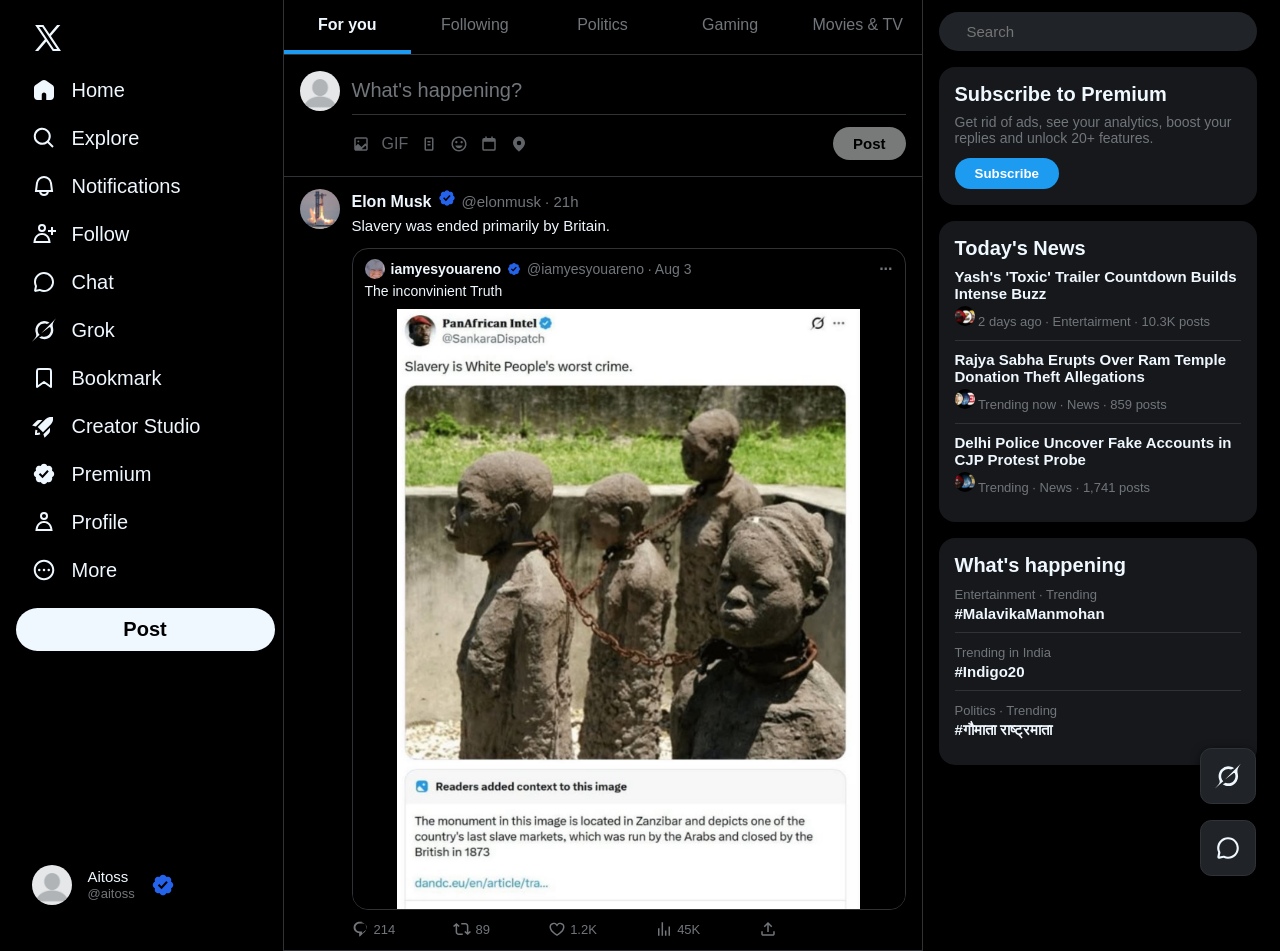
<file: index.html>
<!doctype html>
<html lang="en">
  <head>
    <meta charset="UTF-8" />
    <meta name="viewport" content="width=device-width, initial-scale=1.0" />
    <title>Home /X</title>
    <link rel="stylesheet" href="Stoyle .css" />
  </head>
  <body>
    <div class="dada">
      <nav class="parent chacha">
        <div class="buttons">
          <span class="icon BirdX">
            <svg
              xmlns="http://www.w3.org/2000/svg"
              viewBox="0 0 24 24"
              fill="currentColor"
            >
              <path
                d="M21.742 21.75l-7.563-11.179 7.056-8.321h-2.456l-5.691 6.714-4.54-6.714H2.359l7.29 10.776L2.25 21.75h2.456l6.035-7.118 4.818 7.118h6.191-.008zM7.739 3.818L18.81 20.182h-2.447L5.29 3.818h2.447z"
              />
            </svg>
          </span>
        </div>
        <div class="buttons">
          <span class="icon">
            <svg
              xmlns="http://www.w3.org/2000/svg"
              viewBox="0 0 24 24"
              width="24"
              height="24"
              fill="currentColor"
            >
              <path
                d="M10.059 2.593c1.175-.784 2.707-.784 3.882 0l6.5 4.333C21.415 7.575 22 8.668 22 9.838V18.5c0 1.933-1.567 3.5-3.5 3.5h-4.25v-5.25c0-1.243-1.007-2.25-2.25-2.25s-2.25 1.007-2.25 2.25V22H5.5C3.567 22 2 20.433 2 18.5V9.838c0-1.17.585-2.263 1.559-2.912l6.5-4.333z"
              />
            </svg>
          </span>
          <span class="label">Home</span>
        </div>
        <div class="buttons">
          <span class="icon"
            ><svg
              xmlns="http://www.w3.org/2000/svg"
              aria-hidden="true"
              class="r-4qtqp9 r-yyyyoo r-dnmrzs r-bnwqim r-lrvibr r-m6rgpd r-1tjplnt r-1bwzh9t r-10ptun7 r-2dysd3 r-1janqcz"
              viewBox="0 0 24 24"
              fill="currentColor"
            >
              <path
                d="M10.25 3.75a6.5 6.5 0 1 0 0 13 6.5 6.5 0 0 0 0-13m-8.5 6.5a8.5 8.5 0 1 1 15.176 5.262l4.781 4.781-1.414 1.414-4.781-4.781A8.5 8.5 0 0 1 1.75 10.25"
              />
            </svg>
          </span>
          <span class="label">Explore</span>
        </div>
        <div class="buttons">
          <span class="icon">
            <svg
              xmlns="http://www.w3.org/2000/svg"
              aria-hidden="true"
              class="r-4qtqp9 r-yyyyoo r-dnmrzs r-bnwqim r-lrvibr r-m6rgpd r-1nao33i r-lwhw9o r-cnnz9e"
              viewBox="0 0 24 24"
              fill="currentColor"
            >
              <path
                d="M19.993 9.042a8.062 8.062 0 0 0-15.996.009L2.866 18H7.1a5.002 5.002 0 0 0 9.8 0h4.236zM12 20a3 3 0 0 1-2.829-2h5.658A3 3 0 0 1 12 20m-6.866-4 .847-6.698a6.062 6.062 0 0 1 12.028-.007L18.864 16z"
              />
            </svg>
          </span>
          <span class="label">Notifications</span>
        </div>
        <div class="buttons">
          <span class="icon">
            <svg
              xmlns="http://www.w3.org/2000/svg"
              aria-hidden="true"
              class="r-4qtqp9 r-yyyyoo r-dnmrzs r-bnwqim r-lrvibr r-m6rgpd r-1nao33i r-lwhw9o r-cnnz9e"
              viewBox="0 0 24 24"
              fill="currentColor"
            >
              <path
                d="M10 4c-1.105 0-2 .9-2 2s.895 2 2 2 2-.9 2-2-.895-2-2-2M6 6a4 4 0 1 1 8 0 4 4 0 0 1-8 0m13 4v3h2v-3h3V8h-3V5h-2v3h-3v2zM3.651 19h12.698c-.337-1.8-1.023-3.21-1.945-4.19C13.318 13.65 11.838 13 10 13s-3.317.65-4.404 1.81c-.922.98-1.608 2.39-1.945 4.19m.486-5.56C5.627 11.85 7.648 11 10 11s4.373.85 5.863 2.44c1.477 1.58 2.366 3.8 2.632 6.46l.11 1.1H1.395l.11-1.1c.266-2.66 1.155-4.88 2.632-6.46"
              />
            </svg>
          </span>
          <span class="label">Follow</span>
        </div>
        <div class="buttons">
          <span class="icon">
            <svg
              xmlns="http://www.w3.org/2000/svg"
              aria-hidden="true"
              class="r-4qtqp9 r-yyyyoo r-dnmrzs r-bnwqim r-lrvibr r-m6rgpd r-1nao33i r-mabqd8 r-1yvhtrz"
              viewBox="0 0 24 24"
              fill="currentColor"
            >
              <path
                fill-rule="evenodd"
                d="M12 4a8 8 0 0 0-7.182 11.528c.144.292.196.634.126.973l-.665 3.242 3.373-.63c.323-.061.647-.012.927.12A8 8 0 1 0 12 4M2 12C2 6.477 6.477 2 12 2s10 4.477 10 10-4.477 10-10 10a10 10 0 0 1-4.136-.893l-3.949.74A1.5 1.5 0 0 1 2.17 20.07l.781-3.808A10 10 0 0 1 2 12"
                clip-rule="evenodd"
              />
            </svg> </span
          ><span class="label">Chat</span>
        </div>
        <div class="buttons">
          <span class="icon">
            <svg
              xmlns="http://www.w3.org/2000/svg"
              aria-hidden="true"
              class="r-4qtqp9 r-yyyyoo r-1xvli5t r-dnmrzs r-bnwqim r-lrvibr r-m6rgpd"
              viewBox="0 0 33 32"
              fill="currentColor"
            >
              <path
                d="m12.745 20.54 10.97-8.19c.539-.4 1.307-.244 1.564.38 1.349 3.288.746 7.241-1.938 9.955-2.683 2.714-6.417 3.31-9.83 1.954l-3.728 1.745c5.347 3.697 11.84 2.782 15.898-1.324 3.219-3.255 4.216-7.692 3.284-11.693l.008.009c-1.351-5.878.332-8.227 3.782-13.031L33 0l-4.54 4.59v-.014L12.743 20.544m-2.263 1.987c-3.837-3.707-3.175-9.446.1-12.755 2.42-2.449 6.388-3.448 9.852-1.979l3.72-1.737c-.67-.49-1.53-1.017-2.515-1.387a12.25 12.25 0 0 0-13.41 2.728c-3.483 3.523-4.579 8.94-2.697 13.561 1.405 3.454-.899 5.898-3.22 8.364C1.49 30.2.666 31.074 0 32l10.478-9.466"
              />
            </svg> </span
          ><span class="label">Grok</span>
        </div>
        <div class="buttons">
          <span class="icon"
            ><?xml version="1.0" encoding="utf-8"?><!-- Uploaded to: SVG Repo, www.svgrepo.com, Generator: SVG Repo Mixer Tools -->
            <svg
              width="800px"
              height="800px"
              viewBox="0 0 24 24"
              fill="none"
              xmlns="http://www.w3.org/2000/svg"
            >
              <path
                d="M5 6.2C5 5.07989 5 4.51984 5.21799 4.09202C5.40973 3.71569 5.71569 3.40973 6.09202 3.21799C6.51984 3 7.07989 3 8.2 3H15.8C16.9201 3 17.4802 3 17.908 3.21799C18.2843 3.40973 18.5903 3.71569 18.782 4.09202C19 4.51984 19 5.07989 19 6.2V21L12 16L5 21V6.2Z"
                stroke="currentColor"
                stroke-width="2"
                stroke-linejoin="round"
              />
            </svg> </span
          ><span class="label">Bookmark</span>
        </div>
        <div class="buttons">
          <span class="icon">
            <svg
              xmlns="http://www.w3.org/2000/svg"
              width="24"
              height="24"
              viewBox="0 0 24 24"
              fill="currentColor"
            >
              <path
                d="M18 16.758c0 1.06-.422 2.078-1.172 2.828l-4.265 4.266-1.18-3.536.219-.218L18 13.642zm-12.531-.517-.001.003-.003.013-.014.06-.053.236a18.384 18.384 0 0 0-.351 2.398 19 19 0 0 0 2.398-.35q.155-.033.236-.053l.06-.014.012-.004h.003l.484 1.94h-.003l-.006.003q-.007 0-.02.005l-.075.017q-.097.023-.272.06c-.23.05-.559.116-.95.181-.78.13-1.839.264-2.914.264H3v-1c0-1.075.133-2.135.263-2.914a20 20 0 0 1 .24-1.223l.018-.074.004-.021.002-.006v-.003zM21 5.611q0 .285-.018.567a7.15 7.15 0 0 1-2.003 4.062l-7.984 8.055-5.293-5.293 8.056-7.981a7.15 7.15 0 0 1 4.056-2.003q.287-.017.575-.018H21zM3.9 12.396l-.221.217-3.53-1.175 4.265-4.266A4 4 0 0 1 7.242 6h3.112z"
              />
            </svg> </span
          ><span class="label">Creator Studio</span>
        </div>
        <div class="buttons">
          <span class="icon">
            <svg
              xmlns="http://www.w3.org/2000/svg"
              aria-label="Verified account"
              class="r-4qtqp9 r-yyyyoo r-1xvli5t r-bnwqim r-lrvibr r-m6rgpd r-1cvl2hr r-f9ja8p r-og9te1 r-3t4u6i"
              data-testid="icon-verified"
              viewBox="0 0 22 22"
              fill="currentColor"
            >
              <path
                d="M20.396 11a3.49 3.49 0 0 0-2.008-3.062 3.47 3.47 0 0 0-.742-3.584 3.474 3.474 0 0 0-3.584-.742A3.47 3.47 0 0 0 11 1.604a3.46 3.46 0 0 0-3.053 2.008 3.47 3.47 0 0 0-1.902-.14c-.635.13-1.22.436-1.69.882a3.461 3.461 0 0 0-.734 3.584A3.49 3.49 0 0 0 1.604 11a3.496 3.496 0 0 0 2.017 3.062 3.471 3.471 0 0 0 .733 3.584 3.49 3.49 0 0 0 3.584.742A3.49 3.49 0 0 0 11 20.396a3.48 3.48 0 0 0 3.062-2.007 3.335 3.335 0 0 0 4.326-4.327A3.49 3.49 0 0 0 20.396 11M9.662 14.85l-3.429-3.428 1.293-1.302 2.072 2.072 4.4-4.794 1.347 1.246z"
              />
            </svg> </span
          ><span class="label">Premium</span>
        </div>
        <div class="buttons">
          <span class="icon">
            <svg
              xmlns="http://www.w3.org/2000/svg"
              aria-hidden="true"
              class="r-4qtqp9 r-yyyyoo r-dnmrzs r-bnwqim r-lrvibr r-m6rgpd r-1nao33i r-lwhw9o r-cnnz9e"
              viewBox="0 0 24 24"
              fill="currentColor"
            >
              <path
                d="M5.651 19h12.698c-.337-1.8-1.023-3.21-1.945-4.19C15.318 13.65 13.838 13 12 13s-3.317.65-4.404 1.81c-.922.98-1.608 2.39-1.945 4.19m.486-5.56C7.627 11.85 9.648 11 12 11s4.373.85 5.863 2.44c1.477 1.58 2.366 3.8 2.632 6.46l.11 1.1H3.395l.11-1.1c.266-2.66 1.155-4.88 2.632-6.46M12 4c-1.105 0-2 .9-2 2s.895 2 2 2 2-.9 2-2-.895-2-2-2M8 6a4 4 0 1 1 8 0 4 4 0 0 1-8 0"
              />
            </svg> </span
          ><span class="label">Profile</span>
        </div>
        <div class="buttons">
          <span class="icon">
            <svg
              xmlns="http://www.w3.org/2000/svg"
              aria-hidden="true"
              class="r-4qtqp9 r-yyyyoo r-dnmrzs r-bnwqim r-lrvibr r-m6rgpd r-1nao33i r-lwhw9o r-cnnz9e"
              viewBox="0 0 24 24"
              fill="currentColor"
            >
              <path
                d="M3.75 12c0-4.56 3.69-8.25 8.25-8.25s8.25 3.69 8.25 8.25-3.69 8.25-8.25 8.25S3.75 16.56 3.75 12M12 1.75C6.34 1.75 1.75 6.34 1.75 12S6.34 22.25 12 22.25 22.25 17.66 22.25 12 17.66 1.75 12 1.75m-4.75 11.5a1.25 1.25 0 1 0 0-2.5 1.25 1.25 0 0 0 0 2.5m9.5 0a1.25 1.25 0 1 0 0-2.5 1.25 1.25 0 0 0 0 2.5M13.25 12a1.25 1.25 0 1 1-2.5 0 1.25 1.25 0 0 1 2.5 0"
              />
            </svg> </span
          ><span class="label">More</span>
        </div>
        <div class="buttons wow">
          <span class="label">Post</span>
        </div>
         <div class="buttons waw">
          <img src="blank .png" class="waw-pic" alt="aitoss" />
          
          <div class="waw-info">
            <span class="label">Aitoss</span>
            <span class="waw-handle">@aitoss</span>
          </div>
          <span class="icon">
            <svg
              xmlns="http://www.w3.org/2000/svg"
              viewBox="0 0 22 22"
              fill="#2563EB"
            >
              <path
                d="M20.396 11c-.018-.646-.215-1.275-.57-1.816-.354-.54-.852-.972-1.438-1.246.223-.607.27-1.264.14-1.897-.131-.634-.437-1.218-.882-1.687-.47-.445-1.053-.75-1.687-.882-.633-.13-1.29-.083-1.897.14-.273-.587-.704-1.086-1.245-1.44S11.647 1.62 11 1.604c-.646.017-1.273.213-1.813.568s-.969.854-1.24 1.44c-.608-.223-1.267-.272-1.902-.14-.635.13-1.22.436-1.69.882-.445.47-.749 1.055-.878 1.688-.13.633-.08 1.29.144 1.896-.587.274-1.087.705-1.443 1.245-.356.54-.555 1.17-.574 1.817.02.647.218 1.276.574 1.817.356.54.856.972 1.443 1.245-.224.606-.274 1.263-.144 1.896.13.634.433 1.218.877 1.688.47.443 1.054.747 1.687.878.633.132 1.29.084 1.897-.136.274.586.705 1.084 1.246 1.439.54.354 1.17.551 1.816.569.647-.016 1.276-.213 1.817-.567s.972-.854 1.245-1.44c.604.239 1.266.296 1.903.164.636-.132 1.22-.447 1.68-.907.46-.46.776-1.044.908-1.681s.075-1.299-.165-1.903c.586-.274 1.084-.705 1.439-1.246.354-.54.551-1.17.569-1.816zM9.662 14.85l-3.429-3.428 1.293-1.302 2.072 2.072 4.4-4.794 1.347 1.246z"
              />
            </svg>
          </span>
        </div>

        <div class="buttons"></div>
      </nav>
      <div class="parent papa">
        <div class="tabs">
          <div class="tab clicked">For you</div>
          <div class="tab">Following</div>
          <div class="tab">Politics</div>
          <div class="tab">Gaming</div>
          <div class="tab">Movies &amp; TV</div>
        </div>
        <div class="middle">
          <img src="blank .png" class="gola" alt="Elon Musk" />
          <div class="bakki">
            <div class="bol">What's happening?</div>
            <div class="neeche">
              <div class="cheezein">
                <span class="cheez"
                  ><svg viewBox="0 0 24 24" fill="currentColor">
                    <path
                      d="M3 5.5C3 4.119 4.119 3 5.5 3h13C19.881 3 21 4.119 21 5.5v13c0 1.381-1.119 2.5-2.5 2.5h-13C4.119 21 3 19.881 3 18.5v-13zM5.5 5c-.276 0-.5.224-.5.5v9.086l3-2.947 4.6 4.513 5.171-5.078L19 12.66V5.5c0-.276-.224-.5-.5-.5h-13zM19 15.414l-1.242-1.242-5.156 5.078L5 19h13.5c.276 0 .5-.224.5-.5v-3.086zM9.75 8.5a1.25 1.25 0 1 1-2.5 0 1.25 1.25 0 0 1 2.5 0z"
                    /></svg
                ></span>
                <span class="cheez">GIF</span>
                <span class="cheez"
                  ><svg viewBox="0 0 24 24" fill="currentColor">
                    <path
                      d="M6 5c0-1.1.9-2 2-2h8a2 2 0 0 1 2 2v14a2 2 0 0 1-2 2H8a2 2 0 0 1-2-2V5zm2 0v14h8V5H8zm2 3h4v2h-4V8zm0 4h4v2h-4v-2z"
                    /></svg
                ></span>
                <span class="cheez"
                  ><svg viewBox="0 0 24 24" fill="currentColor">
                    <path
                      d="M12 2C6.5 2 2 6.5 2 12s4.5 10 10 10 10-4.5 10-10S17.5 2 12 2zm0 18c-4.4 0-8-3.6-8-8s3.6-8 8-8 8 3.6 8 8-3.6 8-8 8zm-3.5-9c.8 0 1.5-.7 1.5-1.5S9.3 8 8.5 8 7 8.7 7 9.5 7.7 11 8.5 11zm7 0c.8 0 1.5-.7 1.5-1.5S16.3 8 15.5 8 14 8.7 14 9.5s.7 1.5 1.5 1.5zM12 17.5c2.3 0 4.3-1.5 5-3.5H7c.7 2 2.7 3.5 5 3.5z"
                    /></svg
                ></span>
                <span class="cheez"
                  ><svg viewBox="0 0 24 24" fill="currentColor">
                    <path
                      d="M7 2v2H5.5A2.5 2.5 0 0 0 3 6.5v12A2.5 2.5 0 0 0 5.5 21h13a2.5 2.5 0 0 0 2.5-2.5v-12A2.5 2.5 0 0 0 18.5 4H17V2h-2v2H9V2H7zM5 9h14v9.5a.5.5 0 0 1-.5.5h-13a.5.5 0 0 1-.5-.5V9z"
                    /></svg
                ></span>
                <span class="cheez"
                  ><svg viewBox="0 0 24 24" fill="currentColor">
                    <path
                      d="M12 2C7.6 2 4 6.1 4 10.5 4 15.8 12 22 12 22s8-6.2 8-11.5C20 6.1 16.4 2 12 2zm0 11.5a3 3 0 1 1 0-6 3 3 0 0 1 0 6z"
                    /></svg
                ></span>
              </div>

              <button class="postbtn">Post</button>
            </div>
          </div>
        </div>
        <div class="feed">
          <div class="post">
            <img src="pfpreplica.jpg" class="gola" alt="Elon Musk" />
            <div class="pbody">
              <div class="naampatti">
                <span class="pname">Elon Musk </span>
                <span class="lol"
                  ><svg
                    xmlns="http://www.w3.org/2000/svg"
                    viewBox="0 0 22 22"
                    fill="#2563EB"
                  >
                    <path
                      d="M20.396 11c-.018-.646-.215-1.275-.57-1.816-.354-.54-.852-.972-1.438-1.246.223-.607.27-1.264.14-1.897-.131-.634-.437-1.218-.882-1.687-.47-.445-1.053-.75-1.687-.882-.633-.13-1.29-.083-1.897.14-.273-.587-.704-1.086-1.245-1.44S11.647 1.62 11 1.604c-.646.017-1.273.213-1.813.568s-.969.854-1.24 1.44c-.608-.223-1.267-.272-1.902-.14-.635.13-1.22.436-1.69.882-.445.47-.749 1.055-.878 1.688-.13.633-.08 1.29.144 1.896-.587.274-1.087.705-1.443 1.245-.356.54-.555 1.17-.574 1.817.02.647.218 1.276.574 1.817.356.54.856.972 1.443 1.245-.224.606-.274 1.263-.144 1.896.13.634.433 1.218.877 1.688.47.443 1.054.747 1.687.878.633.132 1.29.084 1.897-.136.274.586.705 1.084 1.246 1.439.54.354 1.17.551 1.816.569.647-.016 1.276-.213 1.817-.567s.972-.854 1.245-1.44c.604.239 1.266.296 1.903.164.636-.132 1.22-.447 1.68-.907.46-.46.776-1.044.908-1.681s.075-1.299-.165-1.903c.586-.274 1.084-.705 1.439-1.246.354-.54.551-1.17.569-1.816zM9.662 14.85l-3.429-3.428 1.293-1.302 2.072 2.072 4.4-4.794 1.347 1.246z"
                    />
                  </svg>
                </span>
                <span class="id">@elonmusk · 21h</span>
              </div>
              <div class="masala">Slavery was ended primarily by Britain.</div>
              <div class="quote">
                <div class="qhead">
                  <img class="qgola" src="yesno.jpg" alt="" />
                  <span class="qname">iamyesyouareno</span>
                  <svg
                    class="qverified"
                    xmlns="http://www.w3.org/2000/svg"
                    viewBox="0 0 22 22"
                    fill="#2563EB"
                  >
                    <path
                      d="M20.396 11a3.49 3.49 0 0 0-2.008-3.062 3.47 3.47 0 0 0-.742-3.584 3.474 3.474 0 0 0-3.584-.742A3.47 3.47 0 0 0 11 1.604a3.46 3.46 0 0 0-3.053 2.008 3.47 3.47 0 0 0-1.902-.14c-.635.13-1.22.436-1.69.882a3.461 3.461 0 0 0-.734 3.584A3.49 3.49 0 0 0 1.604 11a3.496 3.496 0 0 0 2.017 3.062 3.471 3.471 0 0 0 .733 3.584 3.49 3.49 0 0 0 3.584.742A3.49 3.49 0 0 0 11 20.396a3.48 3.48 0 0 0 3.062-2.007 3.335 3.335 0 0 0 4.326-4.327A3.49 3.49 0 0 0 20.396 11M9.662 14.85l-3.429-3.428 1.293-1.302 2.072 2.072 4.4-4.794 1.347 1.246z"
                    />
                  </svg>
                  <span class="qid">@iamyesyouareno · Aug 3</span>
                  <span class="qmenu">···</span>
                </div>
                <div class="qtext">The inconvinient Truth</div>
                <img class="qimg" src="Whiteshi.jpg" alt="">
              </div>

              <div class="kaam">
                <span class="kaaam"
                  ><svg viewBox="0 0 24 24" fill="currentColor">
                    <path
                      d="M14.046 2.242l-4.148-.01h-.002c-4.374 0-7.8 3.427-7.8 7.802 0 4.098 3.186 7.206 7.465 7.37v3.828a.75.75 0 0 0 1.279.53l4.114-4.117 1.795-1.44c1.61-1.29 2.6-3.253 2.598-5.522-.005-4.375-3.434-7.8-7.802-7.8zM4.596 10.034c0-3.242 2.502-5.5 5.65-5.5l4.145.01c3.244 0 5.5 2.5 5.5 5.5 0 1.53-.628 2.813-1.762 3.618l-1.808 1.45-2.782 2.795v-2.5H10.5c-3.148 0-5.9-2.258-5.9-5.373z"
                    />
                  </svg>
                  214</span
                >
                <span class="kaaam"
                  ><svg viewBox="0 0 24 24" fill="currentColor">
                    <path
                      d="M4.5 3.88l4.432 4.14-1.364 1.46L5.5 7.55V16c0 1.1.896 2 2 2H13v2H7.5c-2.209 0-4-1.79-4-4V7.55L1.432 9.48.068 8.02 4.5 3.88zM16.5 6H11V4h5.5c2.209 0 4 1.79 4 4v8.45l2.068-1.93 1.364 1.46-4.432 4.14-4.432-4.14 1.364-1.46 2.068 1.93V8c0-1.1-.896-2-2-2z"
                    />
                  </svg>
                  89</span
                >
                <span class="kaaam"
                  ><svg viewBox="0 0 24 24" fill="currentColor">
                    <path
                      d="M16.697 5.5c-1.222-.06-2.679.51-3.89 2.16l-.805 1.09-.806-1.09C9.984 6.01 8.526 5.44 7.304 5.5c-1.243.07-2.349.78-2.91 1.91-.552 1.12-.633 2.78.479 4.82 1.074 1.97 3.257 4.27 7.129 6.61 3.87-2.34 6.052-4.64 7.126-6.61 1.111-2.04 1.03-3.7.477-4.82-.561-1.13-1.666-1.84-2.908-1.91zm4.187 7.69c-1.351 2.48-4.001 5.12-8.379 7.67l-.503.3-.504-.3c-4.379-2.55-7.029-5.19-8.382-7.67-1.36-2.5-1.41-4.86-.514-6.67.887-1.79 2.647-2.91 4.601-3.01 1.651-.09 3.368.56 4.798 2.01 1.429-1.45 3.146-2.1 4.796-2.01 1.954.1 3.714 1.22 4.601 3.01.896 1.81.846 4.17-.514 6.67z"
                    />
                  </svg>
                  1.2K</span
                >
                <span class="kaaam"
                  ><svg viewBox="0 0 24 24" fill="currentColor">
                    <path
                      d="M8.75 21V3h2v18h-2zM18 21V8.5h2V21h-2zM4 21l.004-10h2L6 21H4zm9.248 0v-7h2v7h-2z"
                    />
                  </svg>
                  45K</span
                >
                <span class="kaaam"
                  ><svg viewBox="0 0 24 24" fill="currentColor">
                    <path
                      d="M12 2.59l5.7 5.7-1.41 1.42L13 6.41V16h-2V6.41l-3.29 3.3-1.41-1.42L12 2.59zM21 15l-.02 3.51c0 1.38-1.12 2.49-2.5 2.49H5.5C4.11 21 3 19.88 3 18.5V15h2v3.5c0 .28.22.5.5.5h12.98c.28 0 .5-.22.5-.5L19 15h2z"
                    /></svg
                ></span>
              </div>
            </div>
          </div>
        </div>
      </div>
      <div class="parent badepapa">
        <div class="searchbar">
          <span class="search-icon"
            >
          </span>
          <input type="text" placeholder="Search" class="search-input" />
        </div>

        <div class="card premium-card">
          <h3>Subscribe to Premium</h3>
          <p>
            Get rid of ads, see your analytics, boost your replies and unlock
            20+ features.
          </p>
          <button class="subscribe-btn">Subscribe</button>
        </div>

        <div class="card news-card">
          <h3>Today's News</h3>
          <div class="news-item">
            <p class="news-title">
              Yash's 'Toxic' Trailer Countdown Builds Intense Buzz
            </p>
            <span class="news-meta"
              ><img class="qgola" src="accounts.png" alt="" /> 2 days ago ·
              Entertairment · 10.3K posts</span
            >
          </div>
          <div class="news-item">
            <p class="news-title">
              Rajya Sabha Erupts Over Ram Temple Donation Theft Allegations
            </p>
            <span class="news-meta"
              ><img class="qgola" src="moreaccounts.png" alt="" /> Trending now
              · News · 859 posts</span
            >
          </div>
          <div class="news-item">
            <p class="news-title">
              Delhi Police Uncover Fake Accounts in CJP Protest Probe
            </p>
            <span class="news-meta">
              <img class="qgola" src="last account.png" alt="" /> Trending ·
              News · 1,741 posts</span
            >
          </div>
        </div>

        <div class="card trends-card">
          <h3>What's happening</h3>
          <div class="trend-item">
            <span class="trend-cat">Entertainment · Trending</span>
            <p class="trend-name">#MalavikaManmohan</p>
          </div>
          <div class="trend-item">
            <span class="trend-cat">Trending in India</span>
            <p class="trend-name">#Indigo20</p>
          </div>
          <div class="trend-item">
            <span class="trend-cat">Politics · Trending</span>
            <p class="trend-name">#गौमाता राष्ट्रमाता</p>
          </div>
        </div>
      </div>
    </div>
    <div class="floating-btns">
      <button class="fab" aria-label="Grok">
        <svg
          xmlns="http://www.w3.org/2000/svg"
          viewBox="0 0 33 32"
          fill="currentColor"
        >
          <path
            d="m12.745 20.54 10.97-8.19c.539-.4 1.307-.244 1.564.38 1.349 3.288.746 7.241-1.938 9.955-2.683 2.714-6.417 3.31-9.83 1.954l-3.728 1.745c5.347 3.697 11.84 2.782 15.898-1.324 3.219-3.255 4.216-7.692 3.284-11.693l.008.009c-1.351-5.878.332-8.227 3.782-13.031L33 0l-4.54 4.59v-.014L12.743 20.544m-2.263 1.987c-3.837-3.707-3.175-9.446.1-12.755 2.42-2.449 6.388-3.448 9.852-1.979l3.72-1.737c-.67-.49-1.53-1.017-2.515-1.387a12.25 12.25 0 0 0-13.41 2.728c-3.483 3.523-4.579 8.94-2.697 13.561 1.405 3.454-.899 5.898-3.22 8.364C1.49 30.2.666 31.074 0 32l10.478-9.466"
          />
        </svg>
      </button>
      <button class="fab" aria-label="Messages">
        <svg
          xmlns="http://www.w3.org/2000/svg"
          viewBox="0 0 24 24"
          fill="currentColor"
        >
          <path
            fill-rule="evenodd"
            d="M12 4a8 8 0 0 0-7.182 11.528c.144.292.196.634.126.973l-.665 3.242 3.373-.63c.323-.061.647-.012.927.12A8 8 0 1 0 12 4M2 12C2 6.477 6.477 2 12 2s10 4.477 10 10-4.477 10-10 10a10 10 0 0 1-4.136-.893l-3.949.74A1.5 1.5 0 0 1 2.17 20.07l.781-3.808A10 10 0 0 1 2 12"
            clip-rule="evenodd"
          />
        </svg>
      </button>
    </div>
  </body>
</html>
</file>
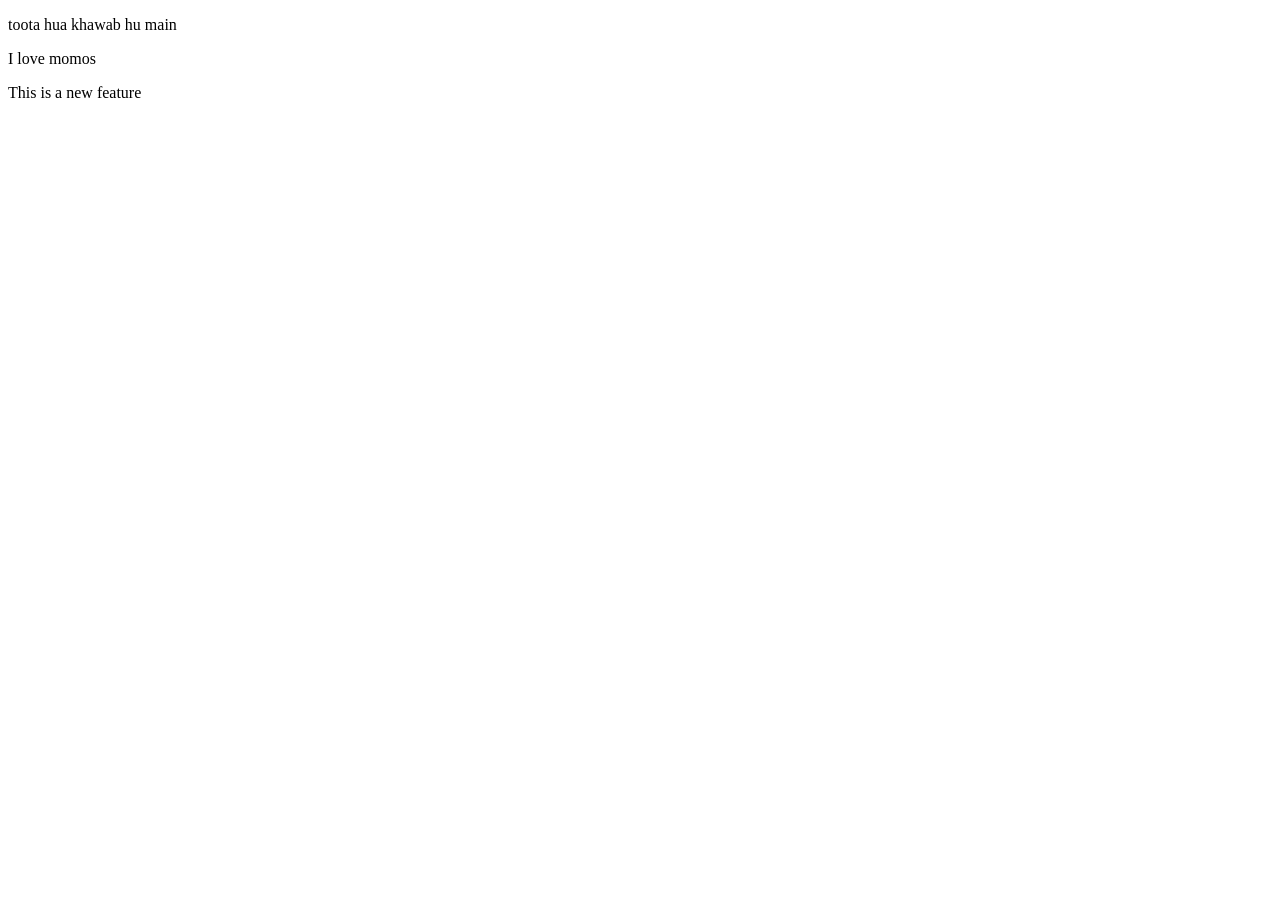
<file: hello .html>
<!DOCTYPE html>
<html lang="en">
<head>
    <meta charset="UTF-8">
    <meta name="viewport" content="width=device-width, initial-scale=1.0">
    <title>LALALA LALA</title>
</head>
<body>
    <p>toota hua khawab hu main</p>
    <p>I love momos</p>
  
    <p>This is a new feature</p>
</body>
</html>
</file>
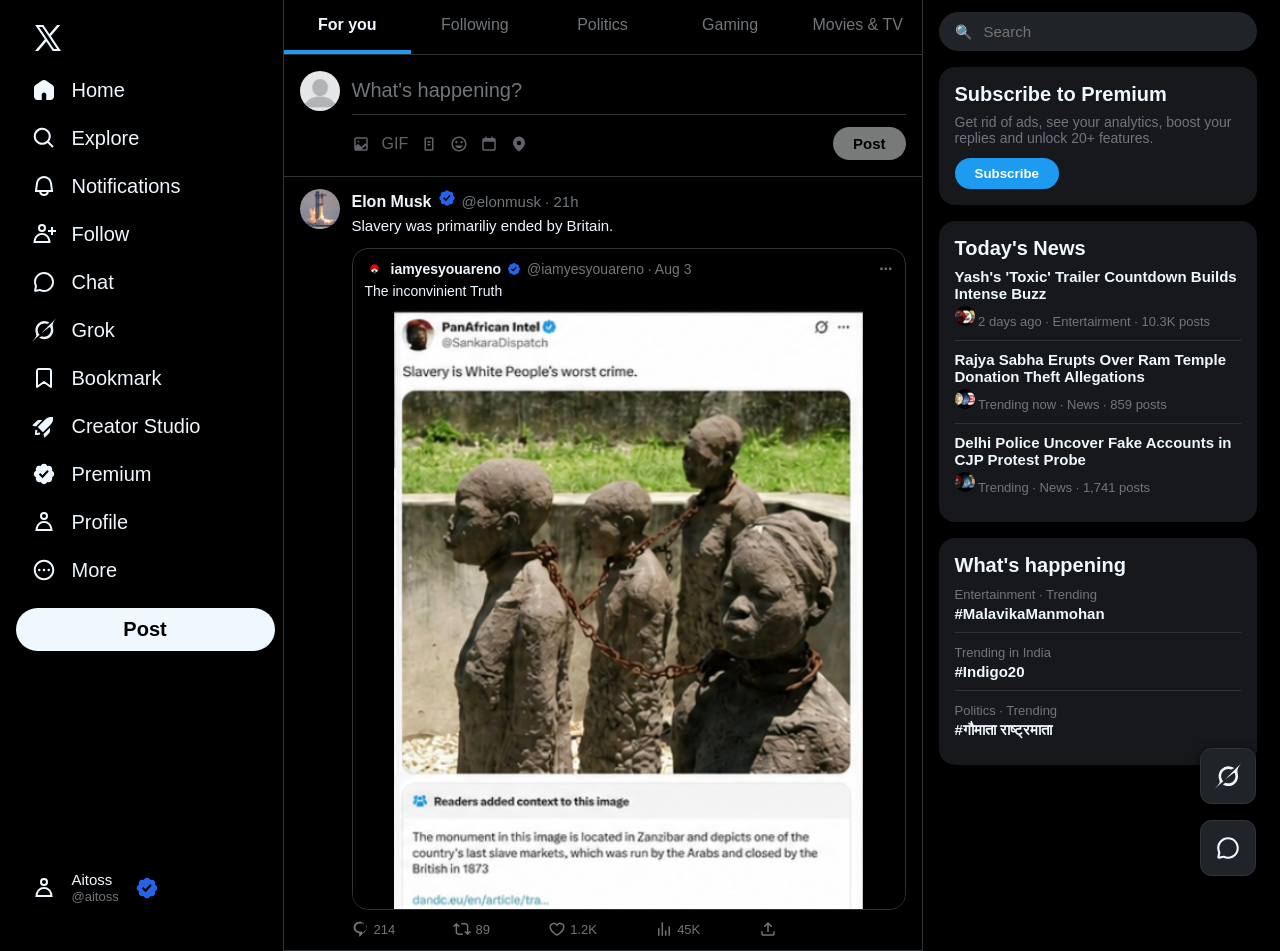
<file: Replica .html>
<!doctype html>
<html lang="en">
  <head>
    <meta charset="UTF-8" />
    <meta name="viewport" content="width=device-width, initial-scale=1.0" />
    <title>Home /X</title>
    <link rel="stylesheet" href="Stoyle .css" />
  </head>
  <body>
    <div class="dada">
      <nav class="parent chacha">
        <div class="buttons">
          <span class="icon BirdX">
            <svg
              xmlns="http://www.w3.org/2000/svg"
              viewBox="0 0 24 24"
              fill="currentColor"
            >
              <path
                d="M21.742 21.75l-7.563-11.179 7.056-8.321h-2.456l-5.691 6.714-4.54-6.714H2.359l7.29 10.776L2.25 21.75h2.456l6.035-7.118 4.818 7.118h6.191-.008zM7.739 3.818L18.81 20.182h-2.447L5.29 3.818h2.447z"
              />
            </svg>
          </span>
        </div>
        <div class="buttons">
          <span class="icon">
            <svg
              xmlns="http://www.w3.org/2000/svg"
              viewBox="0 0 24 24"
              width="24"
              height="24"
              fill="currentColor"
            >
              <path
                d="M10.059 2.593c1.175-.784 2.707-.784 3.882 0l6.5 4.333C21.415 7.575 22 8.668 22 9.838V18.5c0 1.933-1.567 3.5-3.5 3.5h-4.25v-5.25c0-1.243-1.007-2.25-2.25-2.25s-2.25 1.007-2.25 2.25V22H5.5C3.567 22 2 20.433 2 18.5V9.838c0-1.17.585-2.263 1.559-2.912l6.5-4.333z"
              />
            </svg>
          </span>
          <span class="label">Home</span>
        </div>
        <div class="buttons">
          <span class="icon"
            ><svg
              xmlns="http://www.w3.org/2000/svg"
              aria-hidden="true"
              class="r-4qtqp9 r-yyyyoo r-dnmrzs r-bnwqim r-lrvibr r-m6rgpd r-1tjplnt r-1bwzh9t r-10ptun7 r-2dysd3 r-1janqcz"
              viewBox="0 0 24 24"
              fill="currentColor"
            >
              <path
                d="M10.25 3.75a6.5 6.5 0 1 0 0 13 6.5 6.5 0 0 0 0-13m-8.5 6.5a8.5 8.5 0 1 1 15.176 5.262l4.781 4.781-1.414 1.414-4.781-4.781A8.5 8.5 0 0 1 1.75 10.25"
              />
            </svg>
          </span>
          <span class="label">Explore</span>
        </div>
        <div class="buttons">
          <span class="icon">
            <svg
              xmlns="http://www.w3.org/2000/svg"
              aria-hidden="true"
              class="r-4qtqp9 r-yyyyoo r-dnmrzs r-bnwqim r-lrvibr r-m6rgpd r-1nao33i r-lwhw9o r-cnnz9e"
              viewBox="0 0 24 24"
              fill="currentColor"
            >
              <path
                d="M19.993 9.042a8.062 8.062 0 0 0-15.996.009L2.866 18H7.1a5.002 5.002 0 0 0 9.8 0h4.236zM12 20a3 3 0 0 1-2.829-2h5.658A3 3 0 0 1 12 20m-6.866-4 .847-6.698a6.062 6.062 0 0 1 12.028-.007L18.864 16z"
              />
            </svg>
          </span>
          <span class="label">Notifications</span>
        </div>
        <div class="buttons">
          <span class="icon">
            <svg
              xmlns="http://www.w3.org/2000/svg"
              aria-hidden="true"
              class="r-4qtqp9 r-yyyyoo r-dnmrzs r-bnwqim r-lrvibr r-m6rgpd r-1nao33i r-lwhw9o r-cnnz9e"
              viewBox="0 0 24 24"
              fill="currentColor"
            >
              <path
                d="M10 4c-1.105 0-2 .9-2 2s.895 2 2 2 2-.9 2-2-.895-2-2-2M6 6a4 4 0 1 1 8 0 4 4 0 0 1-8 0m13 4v3h2v-3h3V8h-3V5h-2v3h-3v2zM3.651 19h12.698c-.337-1.8-1.023-3.21-1.945-4.19C13.318 13.65 11.838 13 10 13s-3.317.65-4.404 1.81c-.922.98-1.608 2.39-1.945 4.19m.486-5.56C5.627 11.85 7.648 11 10 11s4.373.85 5.863 2.44c1.477 1.58 2.366 3.8 2.632 6.46l.11 1.1H1.395l.11-1.1c.266-2.66 1.155-4.88 2.632-6.46"
              />
            </svg>
          </span>
          <span class="label">Follow</span>
        </div>
        <div class="buttons">
          <span class="icon">
            <svg
              xmlns="http://www.w3.org/2000/svg"
              aria-hidden="true"
              class="r-4qtqp9 r-yyyyoo r-dnmrzs r-bnwqim r-lrvibr r-m6rgpd r-1nao33i r-mabqd8 r-1yvhtrz"
              viewBox="0 0 24 24"
              fill="currentColor"
            >
              <path
                fill-rule="evenodd"
                d="M12 4a8 8 0 0 0-7.182 11.528c.144.292.196.634.126.973l-.665 3.242 3.373-.63c.323-.061.647-.012.927.12A8 8 0 1 0 12 4M2 12C2 6.477 6.477 2 12 2s10 4.477 10 10-4.477 10-10 10a10 10 0 0 1-4.136-.893l-3.949.74A1.5 1.5 0 0 1 2.17 20.07l.781-3.808A10 10 0 0 1 2 12"
                clip-rule="evenodd"
              />
            </svg> </span
          ><span class="label">Chat</span>
        </div>
        <div class="buttons">
          <span class="icon">
            <svg
              xmlns="http://www.w3.org/2000/svg"
              aria-hidden="true"
              class="r-4qtqp9 r-yyyyoo r-1xvli5t r-dnmrzs r-bnwqim r-lrvibr r-m6rgpd"
              viewBox="0 0 33 32"
              fill="currentColor"
            >
              <path
                d="m12.745 20.54 10.97-8.19c.539-.4 1.307-.244 1.564.38 1.349 3.288.746 7.241-1.938 9.955-2.683 2.714-6.417 3.31-9.83 1.954l-3.728 1.745c5.347 3.697 11.84 2.782 15.898-1.324 3.219-3.255 4.216-7.692 3.284-11.693l.008.009c-1.351-5.878.332-8.227 3.782-13.031L33 0l-4.54 4.59v-.014L12.743 20.544m-2.263 1.987c-3.837-3.707-3.175-9.446.1-12.755 2.42-2.449 6.388-3.448 9.852-1.979l3.72-1.737c-.67-.49-1.53-1.017-2.515-1.387a12.25 12.25 0 0 0-13.41 2.728c-3.483 3.523-4.579 8.94-2.697 13.561 1.405 3.454-.899 5.898-3.22 8.364C1.49 30.2.666 31.074 0 32l10.478-9.466"
              />
            </svg> </span
          ><span class="label">Grok</span>
        </div>
        <div class="buttons">
          <span class="icon"
            ><?xml version="1.0" encoding="utf-8"?><!-- Uploaded to: SVG Repo, www.svgrepo.com, Generator: SVG Repo Mixer Tools -->
            <svg
              width="800px"
              height="800px"
              viewBox="0 0 24 24"
              fill="none"
              xmlns="http://www.w3.org/2000/svg"
            >
              <path
                d="M5 6.2C5 5.07989 5 4.51984 5.21799 4.09202C5.40973 3.71569 5.71569 3.40973 6.09202 3.21799C6.51984 3 7.07989 3 8.2 3H15.8C16.9201 3 17.4802 3 17.908 3.21799C18.2843 3.40973 18.5903 3.71569 18.782 4.09202C19 4.51984 19 5.07989 19 6.2V21L12 16L5 21V6.2Z"
                stroke="currentColor"
                stroke-width="2"
                stroke-linejoin="round"
              />
            </svg> </span
          ><span class="label">Bookmark</span>
        </div>
        <div class="buttons">
          <span class="icon">
            <svg
              xmlns="http://www.w3.org/2000/svg"
              width="24"
              height="24"
              viewBox="0 0 24 24"
              fill="currentColor"
            >
              <path
                d="M18 16.758c0 1.06-.422 2.078-1.172 2.828l-4.265 4.266-1.18-3.536.219-.218L18 13.642zm-12.531-.517-.001.003-.003.013-.014.06-.053.236a18.384 18.384 0 0 0-.351 2.398 19 19 0 0 0 2.398-.35q.155-.033.236-.053l.06-.014.012-.004h.003l.484 1.94h-.003l-.006.003q-.007 0-.02.005l-.075.017q-.097.023-.272.06c-.23.05-.559.116-.95.181-.78.13-1.839.264-2.914.264H3v-1c0-1.075.133-2.135.263-2.914a20 20 0 0 1 .24-1.223l.018-.074.004-.021.002-.006v-.003zM21 5.611q0 .285-.018.567a7.15 7.15 0 0 1-2.003 4.062l-7.984 8.055-5.293-5.293 8.056-7.981a7.15 7.15 0 0 1 4.056-2.003q.287-.017.575-.018H21zM3.9 12.396l-.221.217-3.53-1.175 4.265-4.266A4 4 0 0 1 7.242 6h3.112z"
              />
            </svg> </span
          ><span class="label">Creator Studio</span>
        </div>
        <div class="buttons">
          <span class="icon">
            <svg
              xmlns="http://www.w3.org/2000/svg"
              aria-label="Verified account"
              class="r-4qtqp9 r-yyyyoo r-1xvli5t r-bnwqim r-lrvibr r-m6rgpd r-1cvl2hr r-f9ja8p r-og9te1 r-3t4u6i"
              data-testid="icon-verified"
              viewBox="0 0 22 22"
              fill="currentColor"
            >
              <path
                d="M20.396 11a3.49 3.49 0 0 0-2.008-3.062 3.47 3.47 0 0 0-.742-3.584 3.474 3.474 0 0 0-3.584-.742A3.47 3.47 0 0 0 11 1.604a3.46 3.46 0 0 0-3.053 2.008 3.47 3.47 0 0 0-1.902-.14c-.635.13-1.22.436-1.69.882a3.461 3.461 0 0 0-.734 3.584A3.49 3.49 0 0 0 1.604 11a3.496 3.496 0 0 0 2.017 3.062 3.471 3.471 0 0 0 .733 3.584 3.49 3.49 0 0 0 3.584.742A3.49 3.49 0 0 0 11 20.396a3.48 3.48 0 0 0 3.062-2.007 3.335 3.335 0 0 0 4.326-4.327A3.49 3.49 0 0 0 20.396 11M9.662 14.85l-3.429-3.428 1.293-1.302 2.072 2.072 4.4-4.794 1.347 1.246z"
              />
            </svg> </span
          ><span class="label">Premium</span>
        </div>
        <div class="buttons">
          <span class="icon">
            <svg
              xmlns="http://www.w3.org/2000/svg"
              aria-hidden="true"
              class="r-4qtqp9 r-yyyyoo r-dnmrzs r-bnwqim r-lrvibr r-m6rgpd r-1nao33i r-lwhw9o r-cnnz9e"
              viewBox="0 0 24 24"
              fill="currentColor"
            >
              <path
                d="M5.651 19h12.698c-.337-1.8-1.023-3.21-1.945-4.19C15.318 13.65 13.838 13 12 13s-3.317.65-4.404 1.81c-.922.98-1.608 2.39-1.945 4.19m.486-5.56C7.627 11.85 9.648 11 12 11s4.373.85 5.863 2.44c1.477 1.58 2.366 3.8 2.632 6.46l.11 1.1H3.395l.11-1.1c.266-2.66 1.155-4.88 2.632-6.46M12 4c-1.105 0-2 .9-2 2s.895 2 2 2 2-.9 2-2-.895-2-2-2M8 6a4 4 0 1 1 8 0 4 4 0 0 1-8 0"
              />
            </svg> </span
          ><span class="label">Profile</span>
        </div>
        <div class="buttons">
          <span class="icon">
            <svg
              xmlns="http://www.w3.org/2000/svg"
              aria-hidden="true"
              class="r-4qtqp9 r-yyyyoo r-dnmrzs r-bnwqim r-lrvibr r-m6rgpd r-1nao33i r-lwhw9o r-cnnz9e"
              viewBox="0 0 24 24"
              fill="currentColor"
            >
              <path
                d="M3.75 12c0-4.56 3.69-8.25 8.25-8.25s8.25 3.69 8.25 8.25-3.69 8.25-8.25 8.25S3.75 16.56 3.75 12M12 1.75C6.34 1.75 1.75 6.34 1.75 12S6.34 22.25 12 22.25 22.25 17.66 22.25 12 17.66 1.75 12 1.75m-4.75 11.5a1.25 1.25 0 1 0 0-2.5 1.25 1.25 0 0 0 0 2.5m9.5 0a1.25 1.25 0 1 0 0-2.5 1.25 1.25 0 0 0 0 2.5M13.25 12a1.25 1.25 0 1 1-2.5 0 1.25 1.25 0 0 1 2.5 0"
              />
            </svg> </span
          ><span class="label">More</span>
        </div>
        <div class="buttons wow">
          <span class="label">Post</span>
        </div>
        <div class="buttons waw">
          <span class="icon">
            <svg
              xmlns="http://www.w3.org/2000/svg"
              aria-hidden="true"
              class="r-4qtqp9 r-yyyyoo r-dnmrzs r-bnwqim r-lrvibr r-m6rgpd r-1nao33i r-lwhw9o r-cnnz9e"
              viewBox="0 0 24 24"
              fill="currentColor"
            >
              <path
                d="M5.651 19h12.698c-.337-1.8-1.023-3.21-1.945-4.19C15.318 13.65 13.838 13 12 13s-3.317.65-4.404 1.81c-.922.98-1.608 2.39-1.945 4.19m.486-5.56C7.627 11.85 9.648 11 12 11s4.373.85 5.863 2.44c1.477 1.58 2.366 3.8 2.632 6.46l.11 1.1H3.395l.11-1.1c.266-2.66 1.155-4.88 2.632-6.46M12 4c-1.105 0-2 .9-2 2s.895 2 2 2 2-.9 2-2-.895-2-2-2M8 6a4 4 0 1 1 8 0 4 4 0 0 1-8 0"
              />
            </svg>
          </span>
          <div class="waw-info">
            <span class="label">Aitoss</span>
            <span class="waw-handle">@aitoss</span>
          </div>
          <span class="icon">
            <svg
              xmlns="http://www.w3.org/2000/svg"
              viewBox="0 0 22 22"
              fill="#2563EB"
            >
              <path
                d="M20.396 11c-.018-.646-.215-1.275-.57-1.816-.354-.54-.852-.972-1.438-1.246.223-.607.27-1.264.14-1.897-.131-.634-.437-1.218-.882-1.687-.47-.445-1.053-.75-1.687-.882-.633-.13-1.29-.083-1.897.14-.273-.587-.704-1.086-1.245-1.44S11.647 1.62 11 1.604c-.646.017-1.273.213-1.813.568s-.969.854-1.24 1.44c-.608-.223-1.267-.272-1.902-.14-.635.13-1.22.436-1.69.882-.445.47-.749 1.055-.878 1.688-.13.633-.08 1.29.144 1.896-.587.274-1.087.705-1.443 1.245-.356.54-.555 1.17-.574 1.817.02.647.218 1.276.574 1.817.356.54.856.972 1.443 1.245-.224.606-.274 1.263-.144 1.896.13.634.433 1.218.877 1.688.47.443 1.054.747 1.687.878.633.132 1.29.084 1.897-.136.274.586.705 1.084 1.246 1.439.54.354 1.17.551 1.816.569.647-.016 1.276-.213 1.817-.567s.972-.854 1.245-1.44c.604.239 1.266.296 1.903.164.636-.132 1.22-.447 1.68-.907.46-.46.776-1.044.908-1.681s.075-1.299-.165-1.903c.586-.274 1.084-.705 1.439-1.246.354-.54.551-1.17.569-1.816zM9.662 14.85l-3.429-3.428 1.293-1.302 2.072 2.072 4.4-4.794 1.347 1.246z"
              />
            </svg>
          </span>
        </div>

        <div class="buttons"></div>
      </nav>
      <div class="parent papa">
        <div class="tabs">
          <div class="tab clicked">For you</div>
          <div class="tab">Following</div>
          <div class="tab">Politics</div>
          <div class="tab">Gaming</div>
          <div class="tab">Movies &amp; TV</div>
        </div>
        <div class="middle">
          <img src="blank .png" class="gola" alt="Elon Musk" />
          <div class="bakki">
            <div class="bol">What's happening?</div>
            <div class="neeche">
              <div class="cheezein">
                <span class="cheez"
                  ><svg viewBox="0 0 24 24" fill="currentColor">
                    <path
                      d="M3 5.5C3 4.119 4.119 3 5.5 3h13C19.881 3 21 4.119 21 5.5v13c0 1.381-1.119 2.5-2.5 2.5h-13C4.119 21 3 19.881 3 18.5v-13zM5.5 5c-.276 0-.5.224-.5.5v9.086l3-2.947 4.6 4.513 5.171-5.078L19 12.66V5.5c0-.276-.224-.5-.5-.5h-13zM19 15.414l-1.242-1.242-5.156 5.078L5 19h13.5c.276 0 .5-.224.5-.5v-3.086zM9.75 8.5a1.25 1.25 0 1 1-2.5 0 1.25 1.25 0 0 1 2.5 0z"
                    /></svg
                ></span>
                <span class="cheez">GIF</span>
                <span class="cheez"
                  ><svg viewBox="0 0 24 24" fill="currentColor">
                    <path
                      d="M6 5c0-1.1.9-2 2-2h8a2 2 0 0 1 2 2v14a2 2 0 0 1-2 2H8a2 2 0 0 1-2-2V5zm2 0v14h8V5H8zm2 3h4v2h-4V8zm0 4h4v2h-4v-2z"
                    /></svg
                ></span>
                <span class="cheez"
                  ><svg viewBox="0 0 24 24" fill="currentColor">
                    <path
                      d="M12 2C6.5 2 2 6.5 2 12s4.5 10 10 10 10-4.5 10-10S17.5 2 12 2zm0 18c-4.4 0-8-3.6-8-8s3.6-8 8-8 8 3.6 8 8-3.6 8-8 8zm-3.5-9c.8 0 1.5-.7 1.5-1.5S9.3 8 8.5 8 7 8.7 7 9.5 7.7 11 8.5 11zm7 0c.8 0 1.5-.7 1.5-1.5S16.3 8 15.5 8 14 8.7 14 9.5s.7 1.5 1.5 1.5zM12 17.5c2.3 0 4.3-1.5 5-3.5H7c.7 2 2.7 3.5 5 3.5z"
                    /></svg
                ></span>
                <span class="cheez"
                  ><svg viewBox="0 0 24 24" fill="currentColor">
                    <path
                      d="M7 2v2H5.5A2.5 2.5 0 0 0 3 6.5v12A2.5 2.5 0 0 0 5.5 21h13a2.5 2.5 0 0 0 2.5-2.5v-12A2.5 2.5 0 0 0 18.5 4H17V2h-2v2H9V2H7zM5 9h14v9.5a.5.5 0 0 1-.5.5h-13a.5.5 0 0 1-.5-.5V9z"
                    /></svg
                ></span>
                <span class="cheez"
                  ><svg viewBox="0 0 24 24" fill="currentColor">
                    <path
                      d="M12 2C7.6 2 4 6.1 4 10.5 4 15.8 12 22 12 22s8-6.2 8-11.5C20 6.1 16.4 2 12 2zm0 11.5a3 3 0 1 1 0-6 3 3 0 0 1 0 6z"
                    /></svg
                ></span>
              </div>

              <button class="postbtn">Post</button>
            </div>
          </div>
        </div>
        <div class="feed">
          <div class="post">
            <img src="pfpreplica.jpg" class="gola" alt="Elon Musk" />
            <div class="pbody">
              <div class="naampatti">
                <span class="pname">Elon Musk </span>
                <span class="lol"
                  ><svg
                    xmlns="http://www.w3.org/2000/svg"
                    viewBox="0 0 22 22"
                    fill="#2563EB"
                  >
                    <path
                      d="M20.396 11c-.018-.646-.215-1.275-.57-1.816-.354-.54-.852-.972-1.438-1.246.223-.607.27-1.264.14-1.897-.131-.634-.437-1.218-.882-1.687-.47-.445-1.053-.75-1.687-.882-.633-.13-1.29-.083-1.897.14-.273-.587-.704-1.086-1.245-1.44S11.647 1.62 11 1.604c-.646.017-1.273.213-1.813.568s-.969.854-1.24 1.44c-.608-.223-1.267-.272-1.902-.14-.635.13-1.22.436-1.69.882-.445.47-.749 1.055-.878 1.688-.13.633-.08 1.29.144 1.896-.587.274-1.087.705-1.443 1.245-.356.54-.555 1.17-.574 1.817.02.647.218 1.276.574 1.817.356.54.856.972 1.443 1.245-.224.606-.274 1.263-.144 1.896.13.634.433 1.218.877 1.688.47.443 1.054.747 1.687.878.633.132 1.29.084 1.897-.136.274.586.705 1.084 1.246 1.439.54.354 1.17.551 1.816.569.647-.016 1.276-.213 1.817-.567s.972-.854 1.245-1.44c.604.239 1.266.296 1.903.164.636-.132 1.22-.447 1.68-.907.46-.46.776-1.044.908-1.681s.075-1.299-.165-1.903c.586-.274 1.084-.705 1.439-1.246.354-.54.551-1.17.569-1.816zM9.662 14.85l-3.429-3.428 1.293-1.302 2.072 2.072 4.4-4.794 1.347 1.246z"
                    />
                  </svg>
                </span>
                <span class="id">@elonmusk · 21h</span>
              </div>
              <div class="masala">Slavery was primariliy ended by Britain.</div>
              <div class="quote">
                <div class="qhead">
                  <img class="qgola" src="uchiha.png" alt="" />
                  <span class="qname">iamyesyouareno</span>
                  <svg
                    class="qverified"
                    xmlns="http://www.w3.org/2000/svg"
                    viewBox="0 0 22 22"
                    fill="#2563EB"
                  >
                    <path
                      d="M20.396 11a3.49 3.49 0 0 0-2.008-3.062 3.47 3.47 0 0 0-.742-3.584 3.474 3.474 0 0 0-3.584-.742A3.47 3.47 0 0 0 11 1.604a3.46 3.46 0 0 0-3.053 2.008 3.47 3.47 0 0 0-1.902-.14c-.635.13-1.22.436-1.69.882a3.461 3.461 0 0 0-.734 3.584A3.49 3.49 0 0 0 1.604 11a3.496 3.496 0 0 0 2.017 3.062 3.471 3.471 0 0 0 .733 3.584 3.49 3.49 0 0 0 3.584.742A3.49 3.49 0 0 0 11 20.396a3.48 3.48 0 0 0 3.062-2.007 3.335 3.335 0 0 0 4.326-4.327A3.49 3.49 0 0 0 20.396 11M9.662 14.85l-3.429-3.428 1.293-1.302 2.072 2.072 4.4-4.794 1.347 1.246z"
                    />
                  </svg>
                  <span class="qid">@iamyesyouareno · Aug 3</span>
                  <span class="qmenu">···</span>
                </div>
                <div class="qtext">The inconvinient Truth</div>
                <img class="qimg" src="replipost.png" alt="" />
              </div>

              <div class="kaam">
                <span class="kaaam"
                  ><svg viewBox="0 0 24 24" fill="currentColor">
                    <path
                      d="M14.046 2.242l-4.148-.01h-.002c-4.374 0-7.8 3.427-7.8 7.802 0 4.098 3.186 7.206 7.465 7.37v3.828a.75.75 0 0 0 1.279.53l4.114-4.117 1.795-1.44c1.61-1.29 2.6-3.253 2.598-5.522-.005-4.375-3.434-7.8-7.802-7.8zM4.596 10.034c0-3.242 2.502-5.5 5.65-5.5l4.145.01c3.244 0 5.5 2.5 5.5 5.5 0 1.53-.628 2.813-1.762 3.618l-1.808 1.45-2.782 2.795v-2.5H10.5c-3.148 0-5.9-2.258-5.9-5.373z"
                    />
                  </svg>
                  214</span
                >
                <span class="kaaam"
                  ><svg viewBox="0 0 24 24" fill="currentColor">
                    <path
                      d="M4.5 3.88l4.432 4.14-1.364 1.46L5.5 7.55V16c0 1.1.896 2 2 2H13v2H7.5c-2.209 0-4-1.79-4-4V7.55L1.432 9.48.068 8.02 4.5 3.88zM16.5 6H11V4h5.5c2.209 0 4 1.79 4 4v8.45l2.068-1.93 1.364 1.46-4.432 4.14-4.432-4.14 1.364-1.46 2.068 1.93V8c0-1.1-.896-2-2-2z"
                    />
                  </svg>
                  89</span
                >
                <span class="kaaam"
                  ><svg viewBox="0 0 24 24" fill="currentColor">
                    <path
                      d="M16.697 5.5c-1.222-.06-2.679.51-3.89 2.16l-.805 1.09-.806-1.09C9.984 6.01 8.526 5.44 7.304 5.5c-1.243.07-2.349.78-2.91 1.91-.552 1.12-.633 2.78.479 4.82 1.074 1.97 3.257 4.27 7.129 6.61 3.87-2.34 6.052-4.64 7.126-6.61 1.111-2.04 1.03-3.7.477-4.82-.561-1.13-1.666-1.84-2.908-1.91zm4.187 7.69c-1.351 2.48-4.001 5.12-8.379 7.67l-.503.3-.504-.3c-4.379-2.55-7.029-5.19-8.382-7.67-1.36-2.5-1.41-4.86-.514-6.67.887-1.79 2.647-2.91 4.601-3.01 1.651-.09 3.368.56 4.798 2.01 1.429-1.45 3.146-2.1 4.796-2.01 1.954.1 3.714 1.22 4.601 3.01.896 1.81.846 4.17-.514 6.67z"
                    />
                  </svg>
                  1.2K</span
                >
                <span class="kaaam"
                  ><svg viewBox="0 0 24 24" fill="currentColor">
                    <path
                      d="M8.75 21V3h2v18h-2zM18 21V8.5h2V21h-2zM4 21l.004-10h2L6 21H4zm9.248 0v-7h2v7h-2z"
                    />
                  </svg>
                  45K</span
                >
                <span class="kaaam"
                  ><svg viewBox="0 0 24 24" fill="currentColor">
                    <path
                      d="M12 2.59l5.7 5.7-1.41 1.42L13 6.41V16h-2V6.41l-3.29 3.3-1.41-1.42L12 2.59zM21 15l-.02 3.51c0 1.38-1.12 2.49-2.5 2.49H5.5C4.11 21 3 19.88 3 18.5V15h2v3.5c0 .28.22.5.5.5h12.98c.28 0 .5-.22.5-.5L19 15h2z"
                    /></svg
                ></span>
              </div>
            </div>
          </div>
        </div>
      </div>
      <div class="parent badepapa">
        <div class="searchbar">
          <span class="search-icon">🔍</span>
          <input type="text" placeholder="Search" class="search-input" />
        </div>

        <div class="card premium-card">
          <h3>Subscribe to Premium</h3>
          <p>
            Get rid of ads, see your analytics, boost your replies and unlock
            20+ features.
          </p>
          <button class="subscribe-btn">Subscribe</button>
        </div>

        <div class="card news-card">
          <h3>Today's News</h3>
          <div class="news-item">
            <p class="news-title">
              Yash's 'Toxic' Trailer Countdown Builds Intense Buzz
            </p>
            <span class="news-meta"
              ><img class="qgola" src="accounts.png" alt="" /> 2 days ago ·
              Entertairment · 10.3K posts</span
            >
          </div>
          <div class="news-item">
            <p class="news-title">
              Rajya Sabha Erupts Over Ram Temple Donation Theft Allegations
            </p>
            <span class="news-meta"
              ><img class="qgola" src="moreaccounts.png" alt="" /> Trending now
              · News · 859 posts</span
            >
          </div>
          <div class="news-item">
            <p class="news-title">
              Delhi Police Uncover Fake Accounts in CJP Protest Probe
            </p>
            <span class="news-meta">
              <img class="qgola" src="last account.png" alt="" /> Trending ·
              News · 1,741 posts</span
            >
          </div>
        </div>

        <div class="card trends-card">
          <h3>What's happening</h3>
          <div class="trend-item">
            <span class="trend-cat">Entertainment · Trending</span>
            <p class="trend-name">#MalavikaManmohan</p>
          </div>
          <div class="trend-item">
            <span class="trend-cat">Trending in India</span>
            <p class="trend-name">#Indigo20</p>
          </div>
          <div class="trend-item">
            <span class="trend-cat">Politics · Trending</span>
            <p class="trend-name">#गौमाता राष्ट्रमाता</p>
          </div>
        </div>
      </div>
    </div>
    <div class="floating-btns">
      <button class="fab" aria-label="Grok">
        <svg
          xmlns="http://www.w3.org/2000/svg"
          viewBox="0 0 33 32"
          fill="currentColor"
        >
          <path
            d="m12.745 20.54 10.97-8.19c.539-.4 1.307-.244 1.564.38 1.349 3.288.746 7.241-1.938 9.955-2.683 2.714-6.417 3.31-9.83 1.954l-3.728 1.745c5.347 3.697 11.84 2.782 15.898-1.324 3.219-3.255 4.216-7.692 3.284-11.693l.008.009c-1.351-5.878.332-8.227 3.782-13.031L33 0l-4.54 4.59v-.014L12.743 20.544m-2.263 1.987c-3.837-3.707-3.175-9.446.1-12.755 2.42-2.449 6.388-3.448 9.852-1.979l3.72-1.737c-.67-.49-1.53-1.017-2.515-1.387a12.25 12.25 0 0 0-13.41 2.728c-3.483 3.523-4.579 8.94-2.697 13.561 1.405 3.454-.899 5.898-3.22 8.364C1.49 30.2.666 31.074 0 32l10.478-9.466"
          />
        </svg>
      </button>
      <button class="fab" aria-label="Messages">
        <svg
          xmlns="http://www.w3.org/2000/svg"
          viewBox="0 0 24 24"
          fill="currentColor"
        >
          <path
            fill-rule="evenodd"
            d="M12 4a8 8 0 0 0-7.182 11.528c.144.292.196.634.126.973l-.665 3.242 3.373-.63c.323-.061.647-.012.927.12A8 8 0 1 0 12 4M2 12C2 6.477 6.477 2 12 2s10 4.477 10 10-4.477 10-10 10a10 10 0 0 1-4.136-.893l-3.949.74A1.5 1.5 0 0 1 2.17 20.07l.781-3.808A10 10 0 0 1 2 12"
            clip-rule="evenodd"
          />
        </svg>
      </button>
    </div>
  </body>
</html>
</file>
<file: Stoyle .css>
* {
  
    box-sizing: border-box; 
}
body{
     margin: 0px;
    padding: 0px;
      background-color: black;
}
.dada{
    /* border: 1px solid rgb(47, 51, 54); */
    display: grid;
    height: 100vh;
    max-width: 1265px;
    margin: 0 auto;
    grid-template-columns:275px minmax(600px, 1fr) 350px;
}
.parent{
    font-family: 'Gill Sans', 'Gill Sans MT', Calibri, 'Trebuchet MS', sans-serif;
    /* border: 1px solid rgb(47, 51, 54); */
    color: aliceblue;
    display: flex;
justify-content: center;
}
.chacha{
    display: flex;
    flex-direction: column;
 height: 100%;
justify-content: flex-start;
align-items: flex-start;
padding: 12px 8px;
    gap: 4px;
}
.buttons{
font-size: 20px;
gap: 16px;
display: flex;
align-items: center;
color: aliceblue;
padding: 10px 16px;
    border-radius: 9999px;
    cursor: pointer;
    width: 100%;
}
.buttons:hover{
    background-color: rgb(22, 24, 28);
}
.icon{
     display: flex;
    width: 24px;
    height: 24px;
    flex-shrink: 0;
}
.icon svg{
    width: 100%;
    height: 100%;
}
.BirdX{
        display: flex;
    width: 32px;
    height: 32px;
    flex-shrink: 0;
}
.wow{
    background-color: aliceblue;
     color: black; 
    justify-content: center;
    font-weight: bold;
    margin-top: 12px;
}
.wow:hover{
    background-color: rgba(255, 255, 255, 0.1);
}
 .waw{
   margin-top: auto;
 }
 .waw-pic{
    width: 40px;
    height: 40px;
    border-radius: 50%;
    background-color: rgb(83, 100, 113);
    flex-shrink: 0;
    object-fit: cover;
    object-position: center;
    display: block;
}

.papa{
    display: grid;
    height: 100%;
    grid-template-rows: auto auto 1fr;
      border-left: 1px solid rgb(47, 51, 54);
    border-right: 1px solid rgb(47, 51, 54);
    justify-content: stretch;
    align-items: stretch;
}
.lol{
       /* width: 100%;
    height: 100%; */
     
    width: 18px;
    height: 18px;
    flex-shrink: 0;
}
.tabs{
    display: flex;
    border-bottom: 1px solid rgb(47, 51, 54);
}
.tab{
    flex: 1;
    text-align: center;
    padding: 16px 0;
    color: rgb(113, 118, 123);
    font-weight: 500;
    cursor: pointer;
}
.tab:hover{
    background-color: rgb(22, 24, 28);
}
.clicked{
    color: aliceblue;
    font-weight: bold;
    border-bottom: 4px solid rgb(29, 155, 240);
}
.middle{
    display: flex;
    gap: 12px;
    padding: 16px;
    border-bottom: 1px solid rgb(47, 51, 54);
}
.gola{
    width: 40px;
    height: 40px;
    border-radius: 50%;
    background-color: rgb(83, 100, 113);
    flex-shrink: 0;
    object-fit: cover; 
}
.bakki{
    display: flex;
    flex-direction: column;
    flex: 1;
    gap: 12px;
}
.bol{
    font-size: 20px;
    color: rgb(113, 118, 123);
    padding-top: 8px;
}
.neeche{
    display: flex;
    justify-content: space-between;
    align-items: center;
    border-top: 1px solid rgb(47, 51, 54);
    padding-top: 12px;
}
.cheezein{
    display: flex;
    gap: 12px;
    font-size: 16px;
}
.cheez{
    cursor: pointer;
    opacity: 0.85;
    display: inline-flex;
    align-items: center;
    color: rgb(113, 118, 123);
}
.cheez svg{
    width: 18px;
    height: 18px;
}
.postbtn{
    background-color: rgb(239, 243, 244);
    color: black;
    border: none;
    border-radius: 9999px;
    padding: 8px 20px;
    font-weight: bold;
    font-size: 15px;
    cursor: pointer;
    opacity: 0.5;
    
}
.postbtn:hover{
    background-color: rgb(29, 161, 242);
}
.feed{
    overflow-y: auto;
}
.post{
    display: flex;
    gap: 12px;
    padding: 12px 16px;
    border-bottom: 1px solid rgb(47, 51, 54);
    cursor: pointer;
}
.post:hover{
    background-color: rgb(8, 10, 12);
}
.pbody{
    display: flex;
    flex-direction: column;
    gap: 4px;
    flex: 1;
}
.naampatti{
    display: flex;
    gap: 6px;
    align-items: baseline;
}
.pname{
    font-weight: bold;
    color: aliceblue;
}
.id{
    color: rgb(113, 118, 123);
    font-size: 15px;
}
.masala{
    color: aliceblue;
    font-size: 15px;
    line-height: 1.4;
}
.kaam{
    display: flex;
    justify-content: space-between;
    max-width: 425px;
    margin-top: 6px;
    color: rgb(113, 118, 123);
    font-size: 13px;
}
.kaaam{
    cursor: pointer;
    display: inline-flex;
    align-items: center;
    gap: 4px;
}
.kaaam svg{
    width: 18px;
    height: 18px;
}
.kaaam:hover{
    color: rgb(29, 155, 240);
}
.badepapa{
    display: flex;
    flex-direction: column;
    justify-content: flex-start;
    align-items: stretch;
    gap: 16px;
    padding: 12px 16px;
    overflow-y: auto;
}
.searchbar{
    display: flex;
    align-items: center;
    gap: 10px;
    background-color: rgb(32, 35, 39);
    border-radius: 9999px;
    padding: 10px 16px;
}
.search-icon{
    font-size: 14px;
    color: rgb(113, 118, 123);
}
.search-input{
    background: transparent;
    border: none;
    outline: none;
    color: aliceblue;
    font-size: 15px;
    width: 100%;
}
.card{
    background-color: rgb(22, 24, 28);
    border-radius: 16px;
    padding: 16px;
}
.card h3{
    margin: 0 0 8px 0;
    font-size: 20px;
}
.premium-card p{
    font-size: 14px;
    color: rgb(113, 118, 123);
    margin: 0 0 12px 0;
}
.subscribe-btn{
    background-color: rgb(29, 155, 240);
    color: white;
    border: none;
    border-radius: 9999px;
    padding: 8px 20px;
    font-weight: bold;
    cursor: pointer;
}
.subscribe-btn:hover{
    background-color: rgb(215, 219, 220);
}
.news-item, .trend-item{
    padding: 10px 0;
    border-top: 1px solid rgb(47, 51, 54);
    cursor: pointer;
}
.news-item:first-of-type, .trend-item:first-of-type{
    border-top: none;
    padding-top: 0;
}
.news-item:hover, .trend-item:hover{
    background-color: rgb(8, 10, 12);
}
.news-title{
    font-weight: bold;
    margin: 0 0 4px 0;
    font-size: 15px;
}
.news-meta, .trend-cat{
    font-size: 13px;
    color: rgb(113, 118, 123);
}
.trend-name{
    font-weight: bold;
    margin: 2px 0 0 0;
    font-size: 15px;
}
.quote{
    border: 1px solid rgb(47, 51, 54);
    border-radius: 16px;
    margin-top: 8px;
    overflow: hidden;
    cursor: pointer;
}
.qhead{
    display: flex;
    align-items: center;
    gap: 6px;
    padding: 10px 12px 0 12px;
}
.qverified{
    width: 14px;
    height: 14px;
    flex-shrink: 0;
}
.qmenu{
    margin-left: auto;
    color: rgb(113, 118, 123);
    font-weight: bold;
}
.qgola{
    width: 20px;
    height: 20px;
    border-radius: 50%;
    background-color: rgb(83, 100, 113);
    flex-shrink: 0;
    object-fit: cover;
}
.qname{
    font-weight: bold;
    font-size: 14px;
    color: aliceblue;
}
.qid{
    font-size: 14px;
    color: rgb(113, 118, 123);
}
.qtext{
    padding: 4px 12px 10px 12px;
    font-size: 14px;
    color: aliceblue;
}
.qimg{
   display: block;
    width: 100%;
    margin: 0 auto;
    max-height: 600px;
    background-color: black;
    object-fit: contain;
    object-position: center;
}
.qcontext{
    padding: 10px 12px;
    border-top: 1px solid rgb(47, 51, 54);
}
.qcontext-label{
    font-size: 13px;
    color: rgb(113, 177, 245);
    font-weight: bold;
}
.qcontext-text{
    font-size: 13px;
    color: rgb(113, 118, 123);
    margin: 6px 0 0 0;
}
.waw-info{
    display: flex;
    flex-direction: column;
    line-height: 1.2;
}
.waw-info .label{
    font-size: 15px;
}
.waw-handle{
    font-size: 13px;
    font-weight: normal;
    color: rgb(113, 118, 123);
}
.floating-btns{
    position: fixed;
    bottom: 24px;
    right: 24px;
    display: flex;
    flex-direction: column;
    gap: 16px;
    z-index: 1000;
}
.fab{
    width: 56px;
    height: 56px;
    border-radius: 20%;
    background-color: rgb(32, 35, 39);
    border: 1px solid rgb(47, 51, 54);
    display: flex;
    align-items: center;
    justify-content: center;
    cursor: pointer;
    color: aliceblue;
    box-shadow: 0 2px 10px rgba(0, 0, 0, 0.6);
    padding: 0;
}
.fab svg{
    width: 26px;
    height: 26px;
}
.fab:hover{
    background-color: rgb(47, 51, 54);
}
</file>
